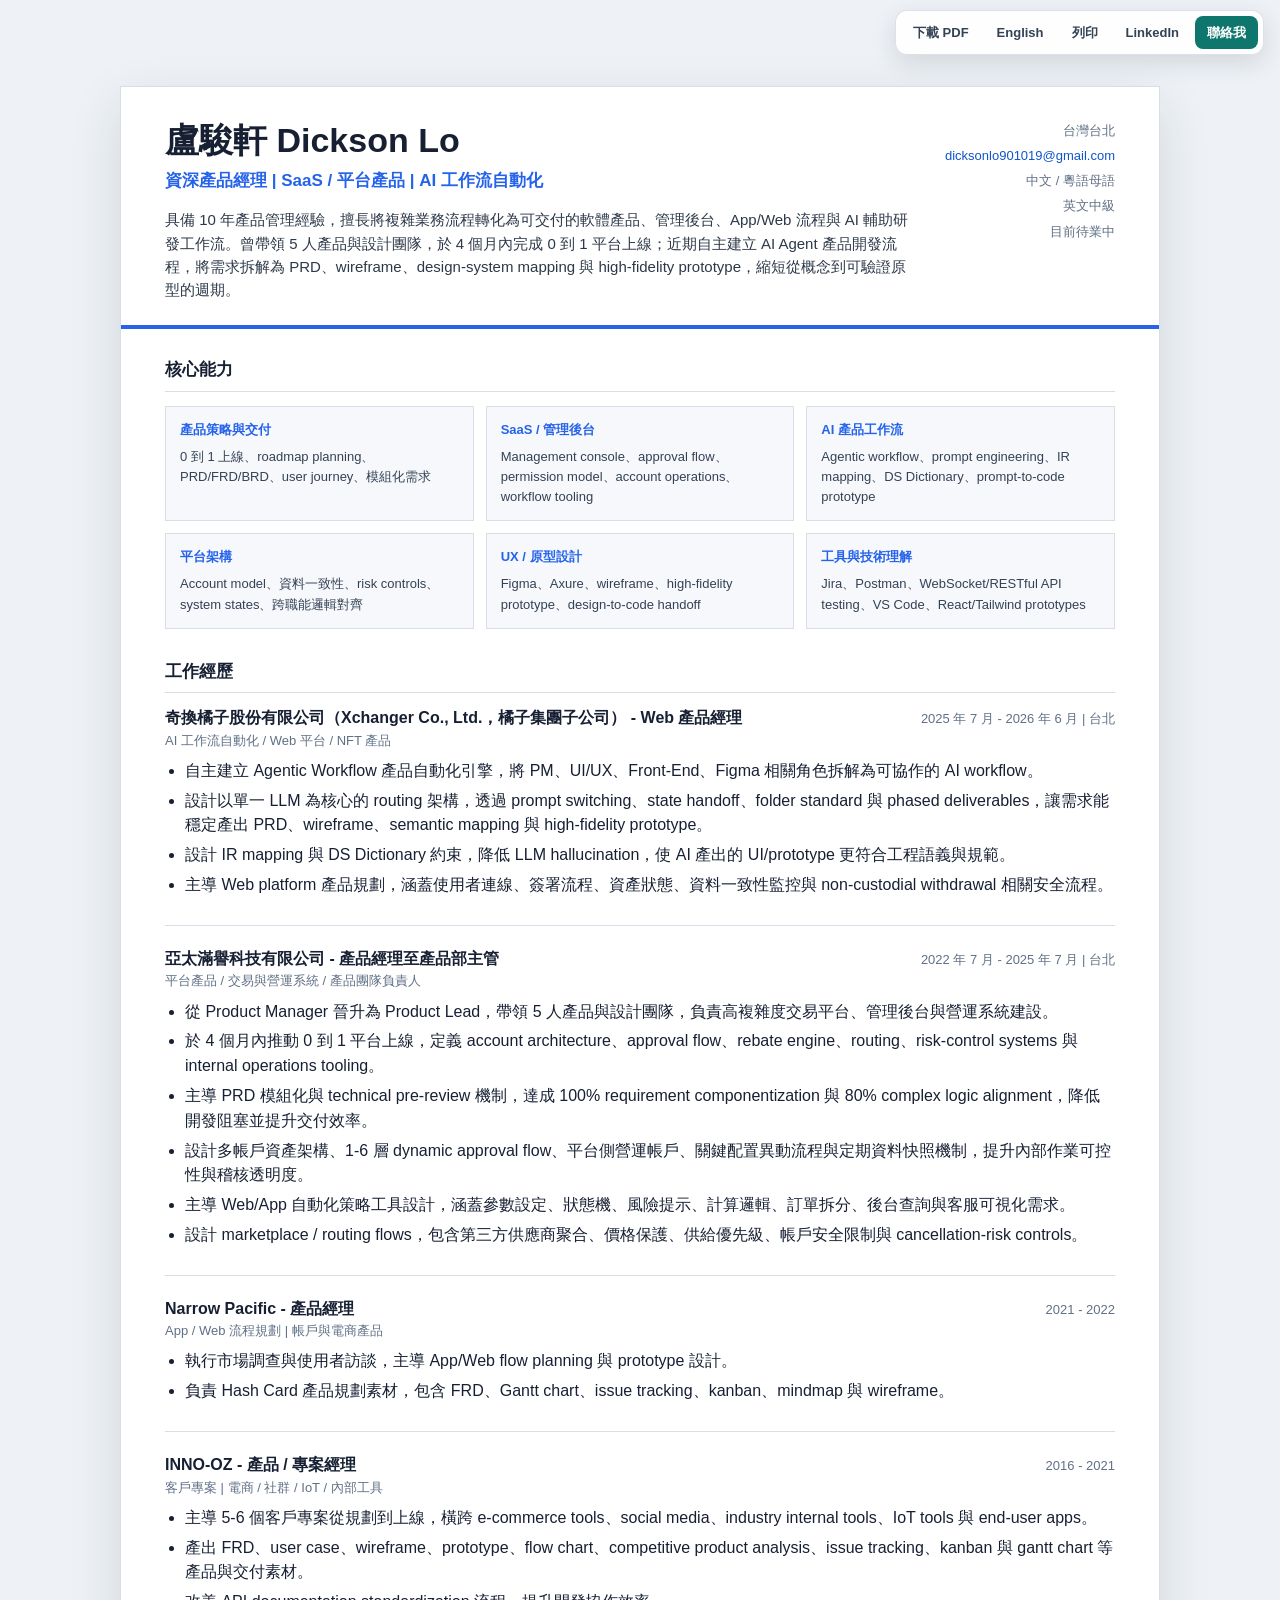
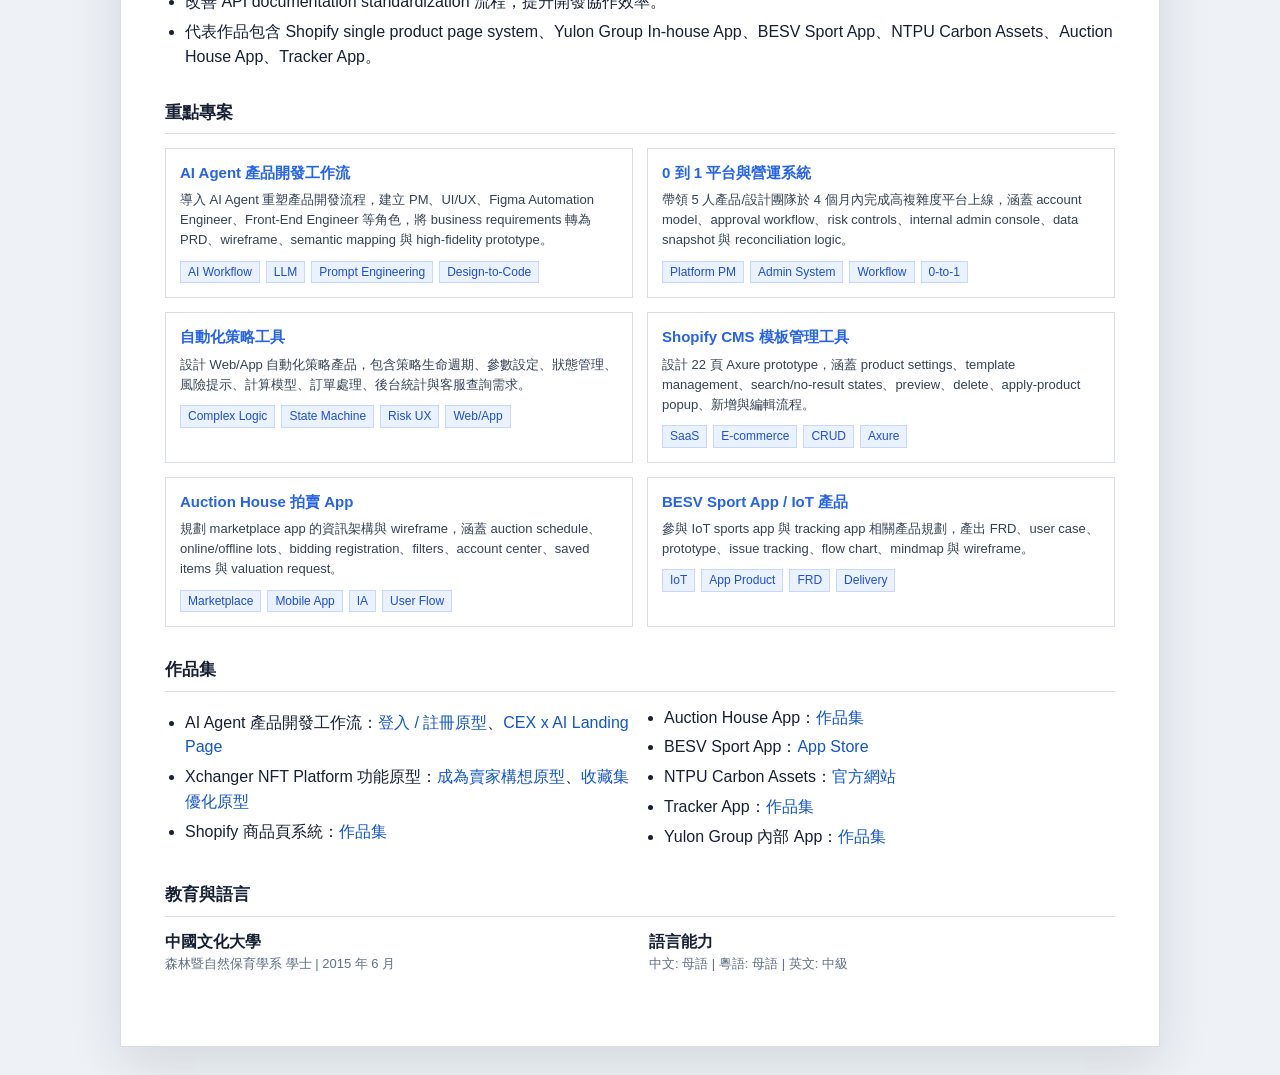
<file: public/zh/index.html>
<!doctype html>
<html lang="zh-Hant">
<head>
  <meta charset="utf-8">
  <meta name="viewport" content="width=device-width, initial-scale=1">
  <title>盧駿軒 Dickson Lo - 軟體產品履歷</title>
  <style>
    :root {
      --ink: #172033;
      --muted: #607086;
      --line: #d8dee8;
      --panel: #f6f8fb;
      --accent: #2563eb;
      --accent-soft: #eaf1ff;
      --link: #1155cc;
    }

    * { box-sizing: border-box; }

    body {
      margin: 0;
      padding-top: 58px;
      background: #eef2f6;
      color: var(--ink);
      font-family: -apple-system, BlinkMacSystemFont, "Segoe UI", "Noto Sans TC", "PingFang TC", "Microsoft JhengHei", Arial, sans-serif;
      line-height: 1.55;
    }

    a { color: var(--link); text-decoration: none; }
    a:hover { text-decoration: underline; }

    .page {
      width: min(1040px, calc(100% - 32px));
      margin: 28px auto;
      background: #fff;
      border: 1px solid var(--line);
      box-shadow: 0 18px 50px rgba(22, 34, 51, 0.12);
    }

    header {
      padding: 34px 44px 24px;
      border-bottom: 4px solid var(--accent);
      display: grid;
      grid-template-columns: 1fr auto;
      gap: 24px;
      align-items: start;
    }

    h1 { margin: 0; font-size: 34px; letter-spacing: 0; line-height: 1.15; }

    .headline {
      margin-top: 8px;
      color: var(--accent);
      font-size: 17px;
      font-weight: 700;
    }

    .summary {
      margin: 14px 0 0;
      max-width: 780px;
      color: #2d3949;
      font-size: 15px;
    }

    .contact {
      text-align: right;
      color: var(--muted);
      font-size: 13px;
      white-space: nowrap;
    }

    .contact div { margin-bottom: 5px; }
    main { padding: 28px 44px 42px; }
    section { margin: 0 0 30px; }

    h2 {
      margin: 0 0 14px;
      padding-bottom: 7px;
      border-bottom: 1px solid var(--line);
      font-size: 17px;
      letter-spacing: 0;
    }

    h3 { margin: 0; font-size: 16px; line-height: 1.35; }

    .meta {
      color: var(--muted);
      font-size: 13px;
      margin-top: 2px;
    }

    .skills {
      display: grid;
      grid-template-columns: repeat(3, 1fr);
      gap: 12px;
    }

    .skill-group {
      background: var(--panel);
      border: 1px solid var(--line);
      padding: 13px 14px;
    }

    .skill-group strong {
      display: block;
      margin-bottom: 7px;
      font-size: 13px;
      color: var(--accent);
    }

    .skill-group span {
      display: block;
      color: #344255;
      font-size: 13px;
    }

    .role {
      padding: 0 0 22px;
      margin-bottom: 22px;
      border-bottom: 1px solid var(--line);
    }

    .role:last-child { border-bottom: 0; margin-bottom: 0; padding-bottom: 0; }

    .role-head {
      display: grid;
      grid-template-columns: 1fr auto;
      gap: 16px;
      align-items: start;
      margin-bottom: 8px;
    }

    ul { margin: 8px 0 0 20px; padding: 0; }
    li { margin: 5px 0; }

    .project-list {
      display: grid;
      grid-template-columns: 1fr 1fr;
      gap: 14px;
    }

    .project {
      border: 1px solid var(--line);
      background: #fff;
      padding: 14px;
    }

    .project h3 { color: var(--accent); font-size: 15px; }

    .project p {
      margin: 7px 0 0;
      color: #344255;
      font-size: 13px;
    }

    .tags {
      margin-top: 10px;
      display: flex;
      flex-wrap: wrap;
      gap: 6px;
    }

    .tag {
      background: var(--accent-soft);
      color: #1d4ed8;
      border: 1px solid #c7d7fe;
      padding: 2px 7px;
      font-size: 12px;
      line-height: 1.4;
    }

    .grid {
      display: grid;
      grid-template-columns: 1fr 1fr;
      gap: 18px;
    }

    .compact-list {
      columns: 2;
      column-gap: 28px;
      margin-top: 6px;
    }

    .note { color: var(--muted); font-size: 12px; margin-top: 8px; }

    .cv-actions {
      position: fixed;
      z-index: 20;
      top: 10px;
      right: 16px;
      display: flex;
      align-items: center;
      gap: 4px;
      padding: 5px;
      border: 1px solid rgba(216, 222, 232, 0.92);
      border-radius: 12px;
      background: rgba(255, 255, 255, 0.92);
      box-shadow: 0 8px 24px rgba(22, 34, 51, 0.13);
      backdrop-filter: blur(12px);
    }

    .cv-actions a,
    .cv-actions button {
      appearance: none;
      border: 0;
      border-radius: 8px;
      background: transparent;
      color: #344255;
      cursor: pointer;
      font: 600 13px/1 -apple-system, BlinkMacSystemFont, "Segoe UI", "Noto Sans TC", sans-serif;
      padding: 10px 12px;
      text-decoration: none;
    }

    .cv-actions a:hover,
    .cv-actions button:hover { background: #eef2f6; text-decoration: none; }
    .cv-actions .cv-actions__primary { background: #0f766e; color: #fff; }
    .cv-actions .cv-actions__primary:hover { background: #0c5f59; }

    @media (max-width: 760px) {
      body { padding-top: 54px; }
      .page { width: 100%; margin: 0; border: 0; box-shadow: none; }
      header, main { padding-left: 22px; padding-right: 22px; }
      header, .role-head, .skills, .project-list, .grid { grid-template-columns: 1fr; }
      .contact { text-align: left; white-space: normal; }
      .compact-list { columns: 1; }
      .cv-actions { top: 6px; right: 6px; left: 6px; justify-content: center; }
      .cv-actions a, .cv-actions button { padding: 9px 8px; font-size: 12px; }
    }

    @media print {
      body { background: #fff; padding-top: 0; }
      .cv-actions { display: none; }
      .page { width: 100%; margin: 0; border: 0; box-shadow: none; }
      header { padding-top: 18px; }
      main { padding-bottom: 18px; }
      section, .role, .project { break-inside: avoid; }
      a { color: inherit; }
    }
  </style>
</head>
<body>
  <nav class="cv-actions" aria-label="履歷操作">
    <a href="./dickson-lo-software-cv.pdf?v=1.2.1" download="dickson-lo-software-cv.pdf">下載 PDF</a>
    <a href="../" lang="en" hreflang="en">English</a>
    <button type="button" onclick="window.print()">列印</button>
    <a href="https://www.linkedin.com/in/lo-chun-hin-dickson-094180141/" target="_blank" rel="noopener noreferrer">LinkedIn</a>
    <a class="cv-actions__primary" href="mailto:dicksonlo901019@gmail.com">聯絡我</a>
  </nav>
  <article class="page">
    <header>
      <div>
        <h1>盧駿軒 Dickson Lo</h1>
        <div class="headline">資深產品經理 | SaaS / 平台產品 | AI 工作流自動化</div>
        <p class="summary">
          具備 10 年產品管理經驗，擅長將複雜業務流程轉化為可交付的軟體產品、管理後台、App/Web 流程與 AI 輔助研發工作流。曾帶領 5 人產品與設計團隊，於 4 個月內完成 0 到 1 平台上線；近期自主建立 AI Agent 產品開發流程，將需求拆解為 PRD、wireframe、design-system mapping 與 high-fidelity prototype，縮短從概念到可驗證原型的週期。
        </p>
      </div>
      <div class="contact">
        <div>台灣台北</div>
        <div><a href="mailto:dicksonlo901019@gmail.com">dicksonlo901019@gmail.com</a></div>
        <div>中文 / 粵語母語</div>
        <div>英文中級</div>
        <div>目前待業中</div>
      </div>
    </header>

    <main>
      <section>
        <h2>核心能力</h2>
        <div class="skills">
          <div class="skill-group">
            <strong>產品策略與交付</strong>
            <span>0 到 1 上線、roadmap planning、PRD/FRD/BRD、user journey、模組化需求</span>
          </div>
          <div class="skill-group">
            <strong>SaaS / 管理後台</strong>
            <span>Management console、approval flow、permission model、account operations、workflow tooling</span>
          </div>
          <div class="skill-group">
            <strong>AI 產品工作流</strong>
            <span>Agentic workflow、prompt engineering、IR mapping、DS Dictionary、prompt-to-code prototype</span>
          </div>
          <div class="skill-group">
            <strong>平台架構</strong>
            <span>Account model、資料一致性、risk controls、system states、跨職能邏輯對齊</span>
          </div>
          <div class="skill-group">
            <strong>UX / 原型設計</strong>
            <span>Figma、Axure、wireframe、high-fidelity prototype、design-to-code handoff</span>
          </div>
          <div class="skill-group">
            <strong>工具與技術理解</strong>
            <span>Jira、Postman、WebSocket/RESTful API testing、VS Code、React/Tailwind prototypes</span>
          </div>
        </div>
      </section>

      <section>
        <h2>工作經歷</h2>

        <div class="role">
          <div class="role-head">
            <div>
              <h3>奇換橘子股份有限公司（Xchanger Co., Ltd.，橘子集團子公司） - Web 產品經理</h3>
              <div class="meta">AI 工作流自動化 / Web 平台 / NFT 產品</div>
            </div>
            <div class="meta">2025 年 7 月 - 2026 年 6 月 | 台北</div>
          </div>
          <ul>
            <li>自主建立 Agentic Workflow 產品自動化引擎，將 PM、UI/UX、Front-End、Figma 相關角色拆解為可協作的 AI workflow。</li>
            <li>設計以單一 LLM 為核心的 routing 架構，透過 prompt switching、state handoff、folder standard 與 phased deliverables，讓需求能穩定產出 PRD、wireframe、semantic mapping 與 high-fidelity prototype。</li>
            <li>設計 IR mapping 與 DS Dictionary 約束，降低 LLM hallucination，使 AI 產出的 UI/prototype 更符合工程語義與規範。</li>
            <li>主導 Web platform 產品規劃，涵蓋使用者連線、簽署流程、資產狀態、資料一致性監控與 non-custodial withdrawal 相關安全流程。</li>
          </ul>
        </div>

        <div class="role">
          <div class="role-head">
            <div>
              <h3>亞太滿譽科技有限公司 - 產品經理至產品部主管</h3>
              <div class="meta">平台產品 / 交易與營運系統 / 產品團隊負責人</div>
            </div>
            <div class="meta">2022 年 7 月 - 2025 年 7 月 | 台北</div>
          </div>
          <ul>
            <li>從 Product Manager 晉升為 Product Lead，帶領 5 人產品與設計團隊，負責高複雜度交易平台、管理後台與營運系統建設。</li>
            <li>於 4 個月內推動 0 到 1 平台上線，定義 account architecture、approval flow、rebate engine、routing、risk-control systems 與 internal operations tooling。</li>
            <li>主導 PRD 模組化與 technical pre-review 機制，達成 100% requirement componentization 與 80% complex logic alignment，降低開發阻塞並提升交付效率。</li>
            <li>設計多帳戶資產架構、1-6 層 dynamic approval flow、平台側營運帳戶、關鍵配置異動流程與定期資料快照機制，提升內部作業可控性與稽核透明度。</li>
            <li>主導 Web/App 自動化策略工具設計，涵蓋參數設定、狀態機、風險提示、計算邏輯、訂單拆分、後台查詢與客服可視化需求。</li>
            <li>設計 marketplace / routing flows，包含第三方供應商聚合、價格保護、供給優先級、帳戶安全限制與 cancellation-risk controls。</li>
          </ul>
        </div>

        <div class="role">
          <div class="role-head">
            <div>
              <h3>Narrow Pacific - 產品經理</h3>
              <div class="meta">App / Web 流程規劃 | 帳戶與電商產品</div>
            </div>
            <div class="meta">2021 - 2022</div>
          </div>
          <ul>
            <li>執行市場調查與使用者訪談，主導 App/Web flow planning 與 prototype 設計。</li>
            <li>負責 Hash Card 產品規劃素材，包含 FRD、Gantt chart、issue tracking、kanban、mindmap 與 wireframe。</li>
          </ul>
        </div>

        <div class="role">
          <div class="role-head">
            <div>
              <h3>INNO-OZ - 產品 / 專案經理</h3>
              <div class="meta">客戶專案 | 電商 / 社群 / IoT / 內部工具</div>
            </div>
            <div class="meta">2016 - 2021</div>
          </div>
          <ul>
            <li>主導 5-6 個客戶專案從規劃到上線，橫跨 e-commerce tools、social media、industry internal tools、IoT tools 與 end-user apps。</li>
            <li>產出 FRD、user case、wireframe、prototype、flow chart、competitive product analysis、issue tracking、kanban 與 gantt chart 等產品與交付素材。</li>
            <li>改善 API documentation standardization 流程，提升開發協作效率。</li>
            <li>代表作品包含 Shopify single product page system、Yulon Group In-house App、BESV Sport App、NTPU Carbon Assets、Auction House App、Tracker App。</li>
          </ul>
        </div>
      </section>

      <section>
        <h2>重點專案</h2>
        <div class="project-list">
          <div class="project">
            <h3>AI Agent 產品開發工作流</h3>
            <p>導入 AI Agent 重塑產品開發流程，建立 PM、UI/UX、Figma Automation Engineer、Front-End Engineer 等角色，將 business requirements 轉為 PRD、wireframe、semantic mapping 與 high-fidelity prototype。</p>
            <div class="tags">
              <span class="tag">AI Workflow</span><span class="tag">LLM</span><span class="tag">Prompt Engineering</span><span class="tag">Design-to-Code</span>
            </div>
          </div>

          <div class="project">
            <h3>0 到 1 平台與營運系統</h3>
            <p>帶領 5 人產品/設計團隊於 4 個月內完成高複雜度平台上線，涵蓋 account model、approval workflow、risk controls、internal admin console、data snapshot 與 reconciliation logic。</p>
            <div class="tags">
              <span class="tag">Platform PM</span><span class="tag">Admin System</span><span class="tag">Workflow</span><span class="tag">0-to-1</span>
            </div>
          </div>

          <div class="project">
            <h3>自動化策略工具</h3>
            <p>設計 Web/App 自動化策略產品，包含策略生命週期、參數設定、狀態管理、風險提示、計算模型、訂單處理、後台統計與客服查詢需求。</p>
            <div class="tags">
              <span class="tag">Complex Logic</span><span class="tag">State Machine</span><span class="tag">Risk UX</span><span class="tag">Web/App</span>
            </div>
          </div>

          <div class="project">
            <h3>Shopify CMS 模板管理工具</h3>
            <p>設計 22 頁 Axure prototype，涵蓋 product settings、template management、search/no-result states、preview、delete、apply-product popup、新增與編輯流程。</p>
            <div class="tags">
              <span class="tag">SaaS</span><span class="tag">E-commerce</span><span class="tag">CRUD</span><span class="tag">Axure</span>
            </div>
          </div>

          <div class="project">
            <h3>Auction House 拍賣 App</h3>
            <p>規劃 marketplace app 的資訊架構與 wireframe，涵蓋 auction schedule、online/offline lots、bidding registration、filters、account center、saved items 與 valuation request。</p>
            <div class="tags">
              <span class="tag">Marketplace</span><span class="tag">Mobile App</span><span class="tag">IA</span><span class="tag">User Flow</span>
            </div>
          </div>

          <div class="project">
            <h3>BESV Sport App / IoT 產品</h3>
            <p>參與 IoT sports app 與 tracking app 相關產品規劃，產出 FRD、user case、prototype、issue tracking、flow chart、mindmap 與 wireframe。</p>
            <div class="tags">
              <span class="tag">IoT</span><span class="tag">App Product</span><span class="tag">FRD</span><span class="tag">Delivery</span>
            </div>
          </div>
        </div>
      </section>

      <section>
        <h2>作品集</h2>
        <ul class="compact-list">
          <li>AI Agent 產品開發工作流：<a href="https://dickson-login-registration.dicksonlo901019.chatgpt.site" target="_blank" rel="noopener noreferrer">登入 / 註冊原型</a>、<a href="https://dickson-cex-ai-landing-page.dicksonlo901019.chatgpt.site" target="_blank" rel="noopener noreferrer">CEX x AI Landing Page</a></li>
          <li>Xchanger NFT Platform 功能原型：<a href="https://dickson-become-seller-prototype.dicksonlo901019.chatgpt.site" target="_blank" rel="noopener noreferrer">成為賣家構想原型</a>、<a href="https://dickson-collection-optimization.dicksonlo901019.chatgpt.site" target="_blank" rel="noopener noreferrer">收藏集優化原型</a></li>
          <li>Shopify 商品頁系統：<a href="https://app.notion.com/p/Design-single-product-page-system-for-Shopify-001a0256dc8a46b18fb0d5728ec2153d?pvs=21" target="_blank" rel="noopener noreferrer">作品集</a></li>
          <li>Auction House App：<a href="https://app.notion.com/p/Auction-House-App-5855c761845c48df9f3c4eb5450dfef1?pvs=21" target="_blank" rel="noopener noreferrer">作品集</a></li>
          <li>BESV Sport App：<a href="https://apps.apple.com/tw/app/besv-sport-app/id1260486200" target="_blank" rel="noopener noreferrer">App Store</a></li>
          <li>NTPU Carbon Assets：<a href="https://sites.google.com/gm.ntpu.edu.tw/talag/%E8%B2%A0%E7%A2%B3%E5%95%86%E5%93%81%E5%B0%88%E5%8D%80/my-carbon-asset-%E7%9A%84%E8%A4%87%E6%9C%AC" target="_blank" rel="noopener noreferrer">官方網站</a></li>
          <li>Tracker App：<a href="https://app.notion.com/p/Tracker-App-22c236c034074c1f844bb92a68661662?pvs=21" target="_blank" rel="noopener noreferrer">作品集</a></li>
          <li>Yulon Group 內部 App：<a href="https://app.notion.com/p/Yulon-Group-In-house-App-5cb7d564c0684fb48a2d1cf78c7f7ac5?pvs=21" target="_blank" rel="noopener noreferrer">作品集</a></li>
        </ul>
      </section>

      <section>
        <h2>教育與語言</h2>
        <div class="grid">
          <div>
            <h3>中國文化大學</h3>
            <div class="meta">森林暨自然保育學系 學士 | 2015 年 6 月</div>
          </div>
          <div>
            <h3>語言能力</h3>
            <div class="meta">中文: 母語 | 粵語: 母語 | 英文: 中級</div>
          </div>
        </div>
      </section>
    </main>
  </article>
</body>
</html>
</file>
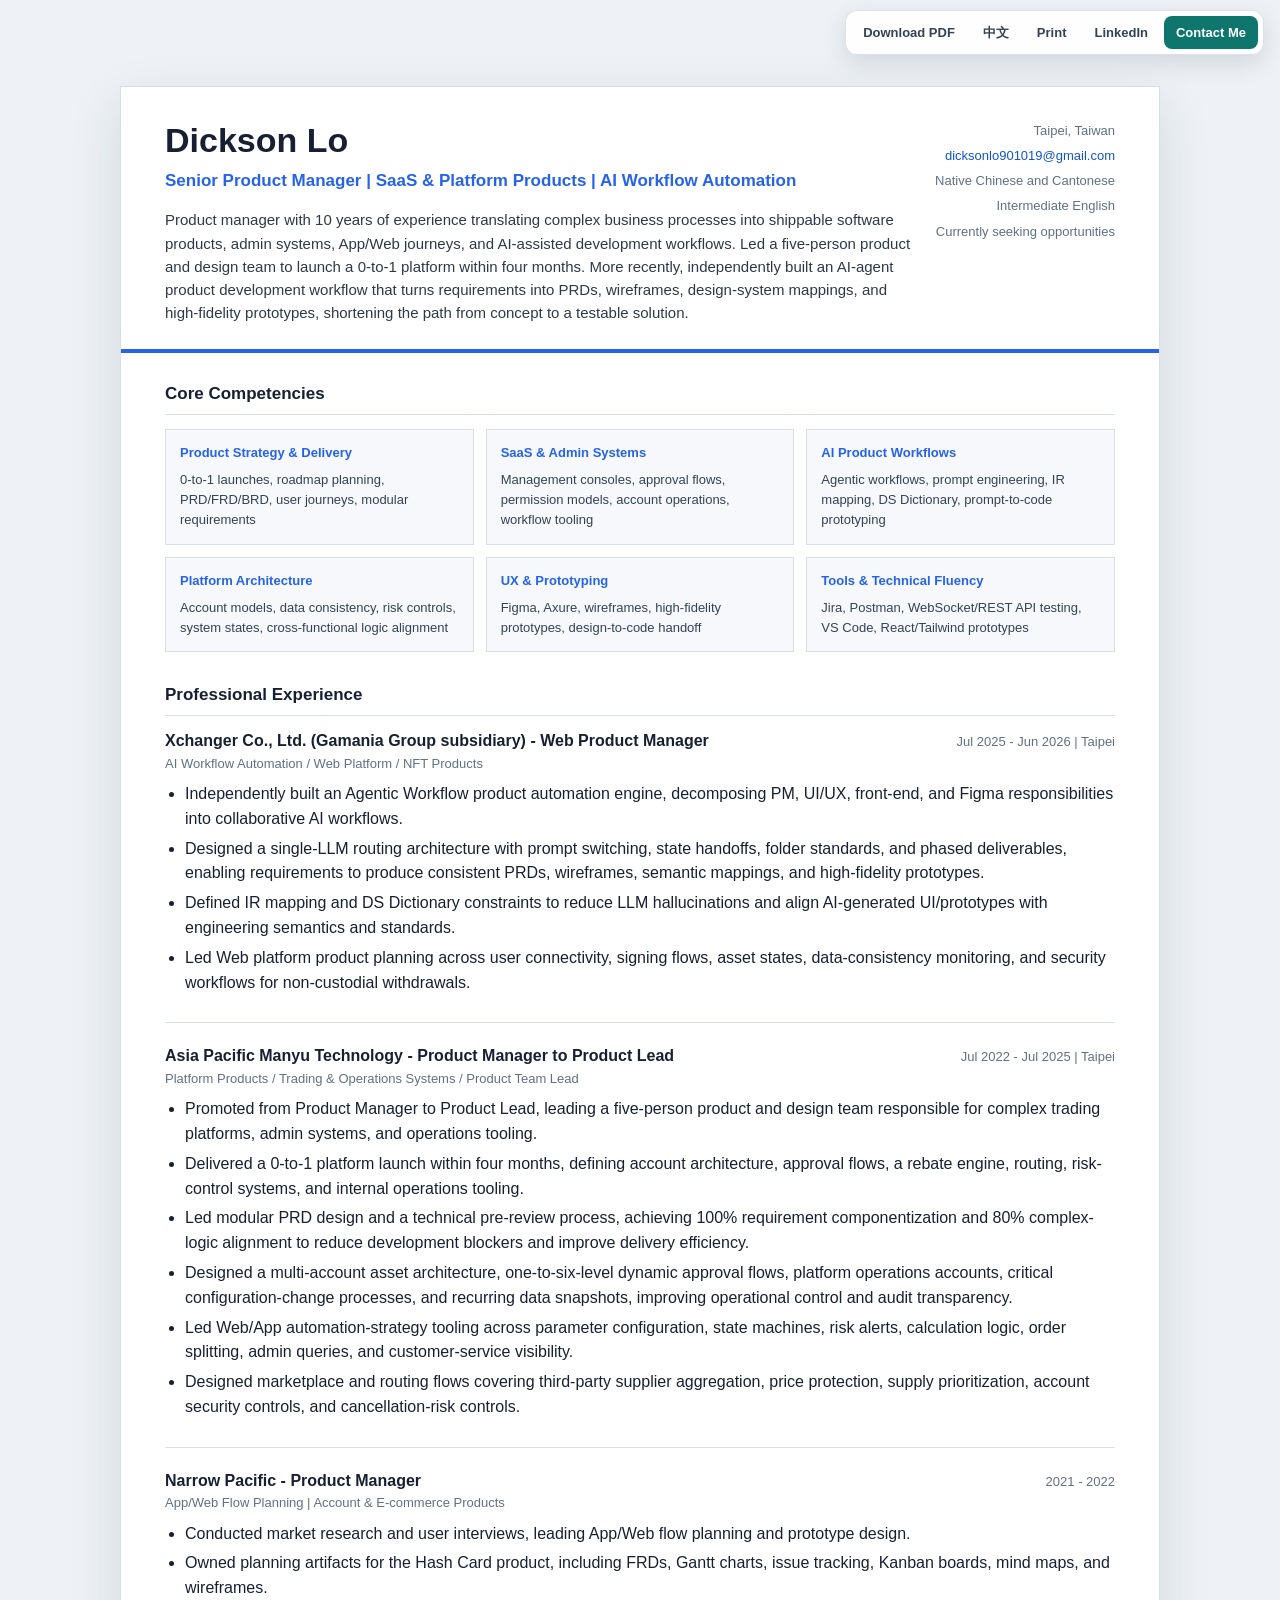
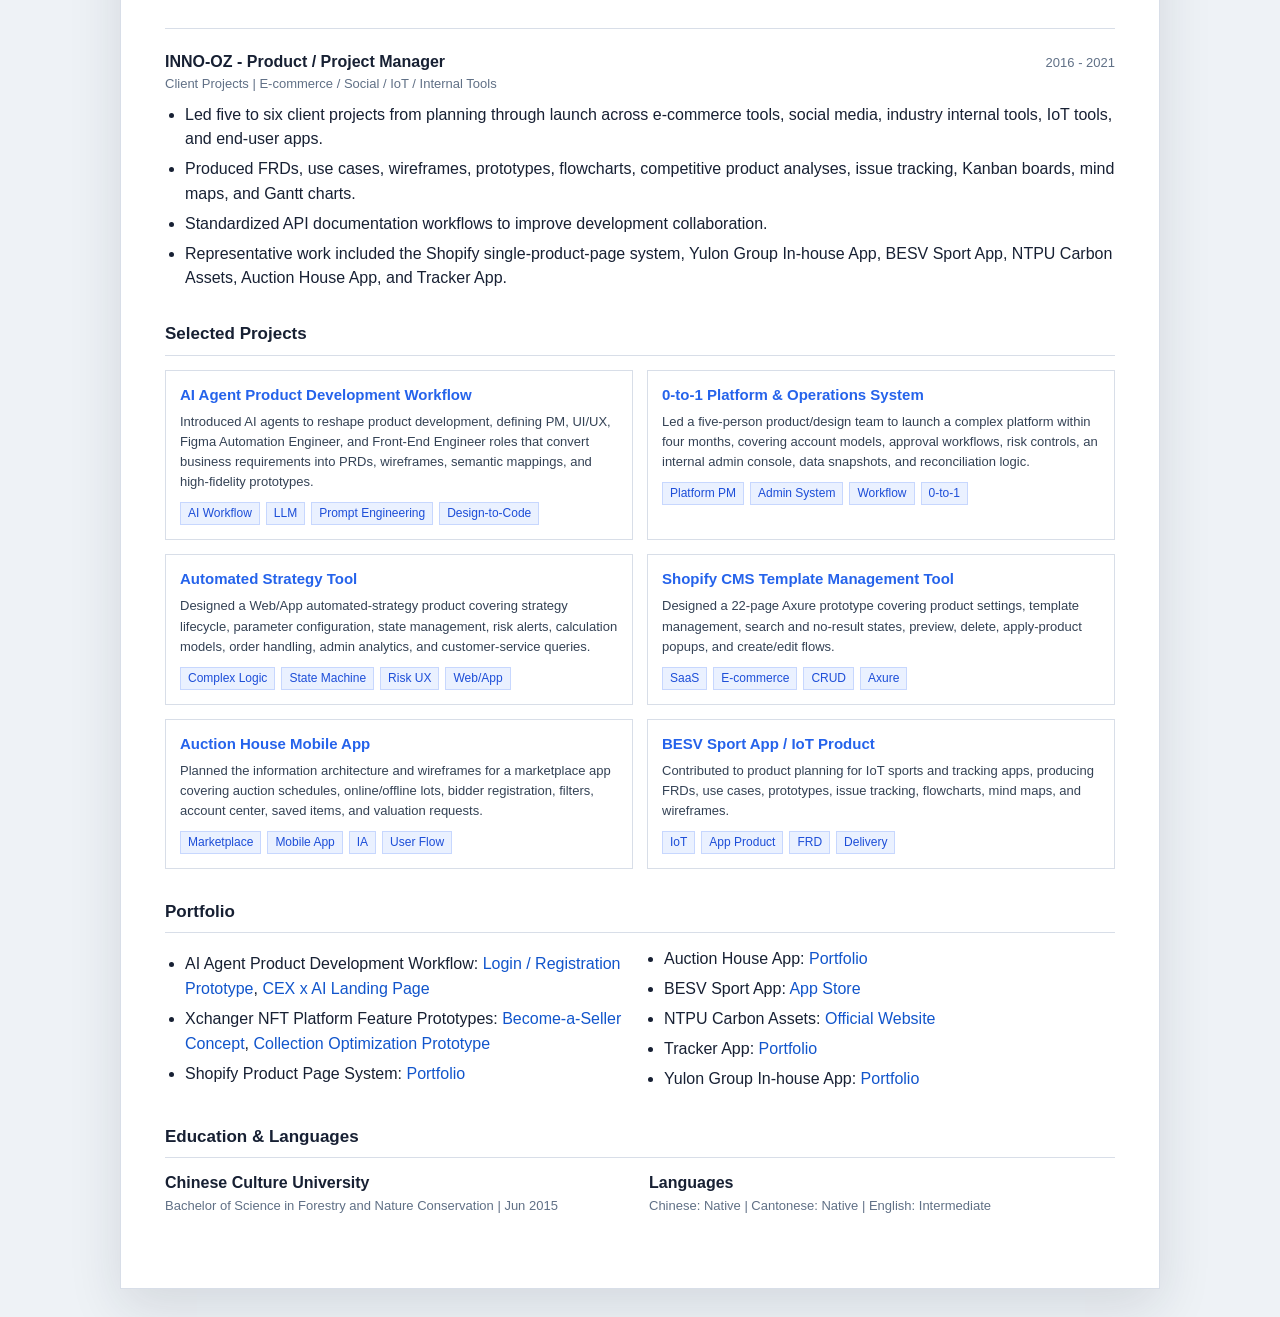
<file: app/software-cv.html>
<!doctype html>
<html lang="en">
<head>
  <meta charset="utf-8">
  <meta name="viewport" content="width=device-width, initial-scale=1">
  <title>Dickson Lo - Software Product Manager CV</title>
  <style>
    :root {
      --ink: #172033;
      --muted: #607086;
      --line: #d8dee8;
      --panel: #f6f8fb;
      --accent: #2563eb;
      --accent-soft: #eaf1ff;
      --link: #1155cc;
    }

    * { box-sizing: border-box; }

    body {
      margin: 0;
      padding-top: 58px;
      background: #eef2f6;
      color: var(--ink);
      font-family: -apple-system, BlinkMacSystemFont, "Segoe UI", "Noto Sans TC", "PingFang TC", "Microsoft JhengHei", Arial, sans-serif;
      line-height: 1.55;
    }

    a { color: var(--link); text-decoration: none; }
    a:hover { text-decoration: underline; }

    .page {
      width: min(1040px, calc(100% - 32px));
      margin: 28px auto;
      background: #fff;
      border: 1px solid var(--line);
      box-shadow: 0 18px 50px rgba(22, 34, 51, 0.12);
    }

    header {
      padding: 34px 44px 24px;
      border-bottom: 4px solid var(--accent);
      display: grid;
      grid-template-columns: 1fr auto;
      gap: 24px;
      align-items: start;
    }

    h1 { margin: 0; font-size: 34px; letter-spacing: 0; line-height: 1.15; }

    .headline {
      margin-top: 8px;
      color: var(--accent);
      font-size: 17px;
      font-weight: 700;
    }

    .summary {
      margin: 14px 0 0;
      max-width: 780px;
      color: #2d3949;
      font-size: 15px;
    }

    .contact {
      text-align: right;
      color: var(--muted);
      font-size: 13px;
      white-space: nowrap;
    }

    .contact div { margin-bottom: 5px; }
    main { padding: 28px 44px 42px; }
    section { margin: 0 0 30px; }

    h2 {
      margin: 0 0 14px;
      padding-bottom: 7px;
      border-bottom: 1px solid var(--line);
      font-size: 17px;
      letter-spacing: 0;
    }

    h3 { margin: 0; font-size: 16px; line-height: 1.35; }

    .meta {
      color: var(--muted);
      font-size: 13px;
      margin-top: 2px;
    }

    .skills {
      display: grid;
      grid-template-columns: repeat(3, 1fr);
      gap: 12px;
    }

    .skill-group {
      background: var(--panel);
      border: 1px solid var(--line);
      padding: 13px 14px;
    }

    .skill-group strong {
      display: block;
      margin-bottom: 7px;
      font-size: 13px;
      color: var(--accent);
    }

    .skill-group span {
      display: block;
      color: #344255;
      font-size: 13px;
    }

    .role {
      padding: 0 0 22px;
      margin-bottom: 22px;
      border-bottom: 1px solid var(--line);
    }

    .role:last-child { border-bottom: 0; margin-bottom: 0; padding-bottom: 0; }

    .role-head {
      display: grid;
      grid-template-columns: 1fr auto;
      gap: 16px;
      align-items: start;
      margin-bottom: 8px;
    }

    ul { margin: 8px 0 0 20px; padding: 0; }
    li { margin: 5px 0; }

    .project-list {
      display: grid;
      grid-template-columns: 1fr 1fr;
      gap: 14px;
    }

    .project {
      border: 1px solid var(--line);
      background: #fff;
      padding: 14px;
    }

    .project h3 { color: var(--accent); font-size: 15px; }

    .project p {
      margin: 7px 0 0;
      color: #344255;
      font-size: 13px;
    }

    .tags {
      margin-top: 10px;
      display: flex;
      flex-wrap: wrap;
      gap: 6px;
    }

    .tag {
      background: var(--accent-soft);
      color: #1d4ed8;
      border: 1px solid #c7d7fe;
      padding: 2px 7px;
      font-size: 12px;
      line-height: 1.4;
    }

    .grid {
      display: grid;
      grid-template-columns: 1fr 1fr;
      gap: 18px;
    }

    .compact-list {
      columns: 2;
      column-gap: 28px;
      margin-top: 6px;
    }

    .note { color: var(--muted); font-size: 12px; margin-top: 8px; }

    .cv-actions {
      position: fixed;
      z-index: 20;
      top: 10px;
      right: 16px;
      display: flex;
      align-items: center;
      gap: 4px;
      padding: 5px;
      border: 1px solid rgba(216, 222, 232, 0.92);
      border-radius: 12px;
      background: rgba(255, 255, 255, 0.92);
      box-shadow: 0 8px 24px rgba(22, 34, 51, 0.13);
      backdrop-filter: blur(12px);
    }

    .cv-actions a,
    .cv-actions button {
      appearance: none;
      border: 0;
      border-radius: 8px;
      background: transparent;
      color: #344255;
      cursor: pointer;
      font: 600 13px/1 -apple-system, BlinkMacSystemFont, "Segoe UI", "Noto Sans TC", sans-serif;
      padding: 10px 12px;
      text-decoration: none;
    }

    .cv-actions a:hover,
    .cv-actions button:hover { background: #eef2f6; text-decoration: none; }
    .cv-actions .cv-actions__primary { background: #0f766e; color: #fff; }
    .cv-actions .cv-actions__primary:hover { background: #0c5f59; }

    @media (max-width: 760px) {
      body { padding-top: 54px; }
      .page { width: 100%; margin: 0; border: 0; box-shadow: none; }
      header, main { padding-left: 22px; padding-right: 22px; }
      header, .role-head, .skills, .project-list, .grid { grid-template-columns: 1fr; }
      .contact { text-align: left; white-space: normal; }
      .compact-list { columns: 1; }
      .cv-actions { top: 6px; right: 6px; left: 6px; justify-content: center; }
      .cv-actions a, .cv-actions button { padding: 9px 8px; font-size: 12px; }
    }

    @media print {
      body { background: #fff; padding-top: 0; }
      .cv-actions { display: none; }
      .page { width: 100%; margin: 0; border: 0; box-shadow: none; }
      header { padding-top: 18px; }
      main { padding-bottom: 18px; }
      section, .role, .project { break-inside: avoid; }
      a { color: inherit; }
    }
  </style>
</head>
<body>
  <nav class="cv-actions" aria-label="CV actions">
    <a href="./dickson-lo-software-cv.pdf?v=1.1.0" download="dickson-lo-software-cv.pdf">Download PDF</a>
    <a href="./zh/" lang="zh-Hant" hreflang="zh-Hant">中文</a>
    <button type="button" onclick="window.print()">Print</button>
    <a href="https://www.linkedin.com/in/lo-chun-hin-dickson-094180141/" target="_blank" rel="noopener noreferrer">LinkedIn</a>
    <a class="cv-actions__primary" href="mailto:dicksonlo901019@gmail.com">Contact Me</a>
  </nav>
  <article class="page">
    <header>
      <div>
        <h1>Dickson Lo</h1>
        <div class="headline">Senior Product Manager | SaaS &amp; Platform Products | AI Workflow Automation</div>
        <p class="summary">
          Product manager with 10 years of experience translating complex business processes into shippable software products, admin systems, App/Web journeys, and AI-assisted development workflows. Led a five-person product and design team to launch a 0-to-1 platform within four months. More recently, independently built an AI-agent product development workflow that turns requirements into PRDs, wireframes, design-system mappings, and high-fidelity prototypes, shortening the path from concept to a testable solution.
        </p>
      </div>
      <div class="contact">
        <div>Taipei, Taiwan</div>
        <div><a href="mailto:dicksonlo901019@gmail.com">dicksonlo901019@gmail.com</a></div>
        <div>Native Chinese and Cantonese</div>
        <div>Intermediate English</div>
        <div>Currently seeking opportunities</div>
      </div>
    </header>

    <main>
      <section>
        <h2>Core Competencies</h2>
        <div class="skills">
          <div class="skill-group">
            <strong>Product Strategy &amp; Delivery</strong>
            <span>0-to-1 launches, roadmap planning, PRD/FRD/BRD, user journeys, modular requirements</span>
          </div>
          <div class="skill-group">
            <strong>SaaS &amp; Admin Systems</strong>
            <span>Management consoles, approval flows, permission models, account operations, workflow tooling</span>
          </div>
          <div class="skill-group">
            <strong>AI Product Workflows</strong>
            <span>Agentic workflows, prompt engineering, IR mapping, DS Dictionary, prompt-to-code prototyping</span>
          </div>
          <div class="skill-group">
            <strong>Platform Architecture</strong>
            <span>Account models, data consistency, risk controls, system states, cross-functional logic alignment</span>
          </div>
          <div class="skill-group">
            <strong>UX &amp; Prototyping</strong>
            <span>Figma, Axure, wireframes, high-fidelity prototypes, design-to-code handoff</span>
          </div>
          <div class="skill-group">
            <strong>Tools &amp; Technical Fluency</strong>
            <span>Jira, Postman, WebSocket/REST API testing, VS Code, React/Tailwind prototypes</span>
          </div>
        </div>
      </section>

      <section>
        <h2>Professional Experience</h2>

        <div class="role">
          <div class="role-head">
            <div>
              <h3>Xchanger Co., Ltd. (Gamania Group subsidiary) - Web Product Manager</h3>
              <div class="meta">AI Workflow Automation / Web Platform / NFT Products</div>
            </div>
            <div class="meta">Jul 2025 - Jun 2026 | Taipei</div>
          </div>
          <ul>
            <li>Independently built an Agentic Workflow product automation engine, decomposing PM, UI/UX, front-end, and Figma responsibilities into collaborative AI workflows.</li>
            <li>Designed a single-LLM routing architecture with prompt switching, state handoffs, folder standards, and phased deliverables, enabling requirements to produce consistent PRDs, wireframes, semantic mappings, and high-fidelity prototypes.</li>
            <li>Defined IR mapping and DS Dictionary constraints to reduce LLM hallucinations and align AI-generated UI/prototypes with engineering semantics and standards.</li>
            <li>Led Web platform product planning across user connectivity, signing flows, asset states, data-consistency monitoring, and security workflows for non-custodial withdrawals.</li>
          </ul>
        </div>

        <div class="role">
          <div class="role-head">
            <div>
              <h3>Asia Pacific Manyu Technology - Product Manager to Product Lead</h3>
              <div class="meta">Platform Products / Trading &amp; Operations Systems / Product Team Lead</div>
            </div>
            <div class="meta">Jul 2022 - Jul 2025 | Taipei</div>
          </div>
          <ul>
            <li>Promoted from Product Manager to Product Lead, leading a five-person product and design team responsible for complex trading platforms, admin systems, and operations tooling.</li>
            <li>Delivered a 0-to-1 platform launch within four months, defining account architecture, approval flows, a rebate engine, routing, risk-control systems, and internal operations tooling.</li>
            <li>Led modular PRD design and a technical pre-review process, achieving 100% requirement componentization and 80% complex-logic alignment to reduce development blockers and improve delivery efficiency.</li>
            <li>Designed a multi-account asset architecture, one-to-six-level dynamic approval flows, platform operations accounts, critical configuration-change processes, and recurring data snapshots, improving operational control and audit transparency.</li>
            <li>Led Web/App automation-strategy tooling across parameter configuration, state machines, risk alerts, calculation logic, order splitting, admin queries, and customer-service visibility.</li>
            <li>Designed marketplace and routing flows covering third-party supplier aggregation, price protection, supply prioritization, account security controls, and cancellation-risk controls.</li>
          </ul>
        </div>

        <div class="role">
          <div class="role-head">
            <div>
              <h3>Narrow Pacific - Product Manager</h3>
              <div class="meta">App/Web Flow Planning | Account &amp; E-commerce Products</div>
            </div>
            <div class="meta">2021 - 2022</div>
          </div>
          <ul>
            <li>Conducted market research and user interviews, leading App/Web flow planning and prototype design.</li>
            <li>Owned planning artifacts for the Hash Card product, including FRDs, Gantt charts, issue tracking, Kanban boards, mind maps, and wireframes.</li>
          </ul>
        </div>

        <div class="role">
          <div class="role-head">
            <div>
              <h3>INNO-OZ - Product / Project Manager</h3>
              <div class="meta">Client Projects | E-commerce / Social / IoT / Internal Tools</div>
            </div>
            <div class="meta">2016 - 2021</div>
          </div>
          <ul>
            <li>Led five to six client projects from planning through launch across e-commerce tools, social media, industry internal tools, IoT tools, and end-user apps.</li>
            <li>Produced FRDs, use cases, wireframes, prototypes, flowcharts, competitive product analyses, issue tracking, Kanban boards, mind maps, and Gantt charts.</li>
            <li>Standardized API documentation workflows to improve development collaboration.</li>
            <li>Representative work included the Shopify single-product-page system, Yulon Group In-house App, BESV Sport App, NTPU Carbon Assets, Auction House App, and Tracker App.</li>
          </ul>
        </div>
      </section>

      <section>
        <h2>Selected Projects</h2>
        <div class="project-list">
          <div class="project">
            <h3>AI Agent Product Development Workflow</h3>
            <p>Introduced AI agents to reshape product development, defining PM, UI/UX, Figma Automation Engineer, and Front-End Engineer roles that convert business requirements into PRDs, wireframes, semantic mappings, and high-fidelity prototypes.</p>
            <div class="tags">
              <span class="tag">AI Workflow</span><span class="tag">LLM</span><span class="tag">Prompt Engineering</span><span class="tag">Design-to-Code</span>
            </div>
          </div>

          <div class="project">
            <h3>0-to-1 Platform &amp; Operations System</h3>
            <p>Led a five-person product/design team to launch a complex platform within four months, covering account models, approval workflows, risk controls, an internal admin console, data snapshots, and reconciliation logic.</p>
            <div class="tags">
              <span class="tag">Platform PM</span><span class="tag">Admin System</span><span class="tag">Workflow</span><span class="tag">0-to-1</span>
            </div>
          </div>

          <div class="project">
            <h3>Automated Strategy Tool</h3>
            <p>Designed a Web/App automated-strategy product covering strategy lifecycle, parameter configuration, state management, risk alerts, calculation models, order handling, admin analytics, and customer-service queries.</p>
            <div class="tags">
              <span class="tag">Complex Logic</span><span class="tag">State Machine</span><span class="tag">Risk UX</span><span class="tag">Web/App</span>
            </div>
          </div>

          <div class="project">
            <h3>Shopify CMS Template Management Tool</h3>
            <p>Designed a 22-page Axure prototype covering product settings, template management, search and no-result states, preview, delete, apply-product popups, and create/edit flows.</p>
            <div class="tags">
              <span class="tag">SaaS</span><span class="tag">E-commerce</span><span class="tag">CRUD</span><span class="tag">Axure</span>
            </div>
          </div>

          <div class="project">
            <h3>Auction House Mobile App</h3>
            <p>Planned the information architecture and wireframes for a marketplace app covering auction schedules, online/offline lots, bidder registration, filters, account center, saved items, and valuation requests.</p>
            <div class="tags">
              <span class="tag">Marketplace</span><span class="tag">Mobile App</span><span class="tag">IA</span><span class="tag">User Flow</span>
            </div>
          </div>

          <div class="project">
            <h3>BESV Sport App / IoT Product</h3>
            <p>Contributed to product planning for IoT sports and tracking apps, producing FRDs, use cases, prototypes, issue tracking, flowcharts, mind maps, and wireframes.</p>
            <div class="tags">
              <span class="tag">IoT</span><span class="tag">App Product</span><span class="tag">FRD</span><span class="tag">Delivery</span>
            </div>
          </div>
        </div>
      </section>

      <section>
        <h2>Portfolio</h2>
        <ul class="compact-list">
          <li>AI Agent Product Development Workflow: <a href="https://dickson-login-registration.dicksonlo901019.chatgpt.site" target="_blank" rel="noopener noreferrer">Login / Registration Prototype</a>, <a href="https://dickson-cex-ai-landing-page.dicksonlo901019.chatgpt.site" target="_blank" rel="noopener noreferrer">CEX x AI Landing Page</a></li>
          <li>Xchanger NFT Platform Feature Prototypes: <a href="https://dickson-become-seller-prototype.dicksonlo901019.chatgpt.site" target="_blank" rel="noopener noreferrer">Become-a-Seller Concept</a>, <a href="https://dickson-collection-optimization.dicksonlo901019.chatgpt.site" target="_blank" rel="noopener noreferrer">Collection Optimization Prototype</a></li>
          <li>Shopify Product Page System: <a href="https://app.notion.com/p/Design-single-product-page-system-for-Shopify-001a0256dc8a46b18fb0d5728ec2153d?pvs=21" target="_blank" rel="noopener noreferrer">Portfolio</a></li>
          <li>Auction House App: <a href="https://app.notion.com/p/Auction-House-App-5855c761845c48df9f3c4eb5450dfef1?pvs=21" target="_blank" rel="noopener noreferrer">Portfolio</a></li>
          <li>BESV Sport App: <a href="https://apps.apple.com/tw/app/besv-sport-app/id1260486200" target="_blank" rel="noopener noreferrer">App Store</a></li>
          <li>NTPU Carbon Assets: <a href="https://sites.google.com/gm.ntpu.edu.tw/talag/%E8%B2%A0%E7%A2%B3%E5%95%86%E5%93%81%E5%B0%88%E5%8D%80/my-carbon-asset-%E7%9A%84%E8%A4%87%E6%9C%AC" target="_blank" rel="noopener noreferrer">Official Website</a></li>
          <li>Tracker App: <a href="https://app.notion.com/p/Tracker-App-22c236c034074c1f844bb92a68661662?pvs=21" target="_blank" rel="noopener noreferrer">Portfolio</a></li>
          <li>Yulon Group In-house App: <a href="https://app.notion.com/p/Yulon-Group-In-house-App-5cb7d564c0684fb48a2d1cf78c7f7ac5?pvs=21" target="_blank" rel="noopener noreferrer">Portfolio</a></li>
        </ul>
      </section>

      <section>
        <h2>Education &amp; Languages</h2>
        <div class="grid">
          <div>
            <h3>Chinese Culture University</h3>
            <div class="meta">Bachelor of Science in Forestry and Nature Conservation | Jun 2015</div>
          </div>
          <div>
            <h3>Languages</h3>
            <div class="meta">Chinese: Native | Cantonese: Native | English: Intermediate</div>
          </div>
        </div>
      </section>
    </main>
  </article>
</body>
</html>
</file>
